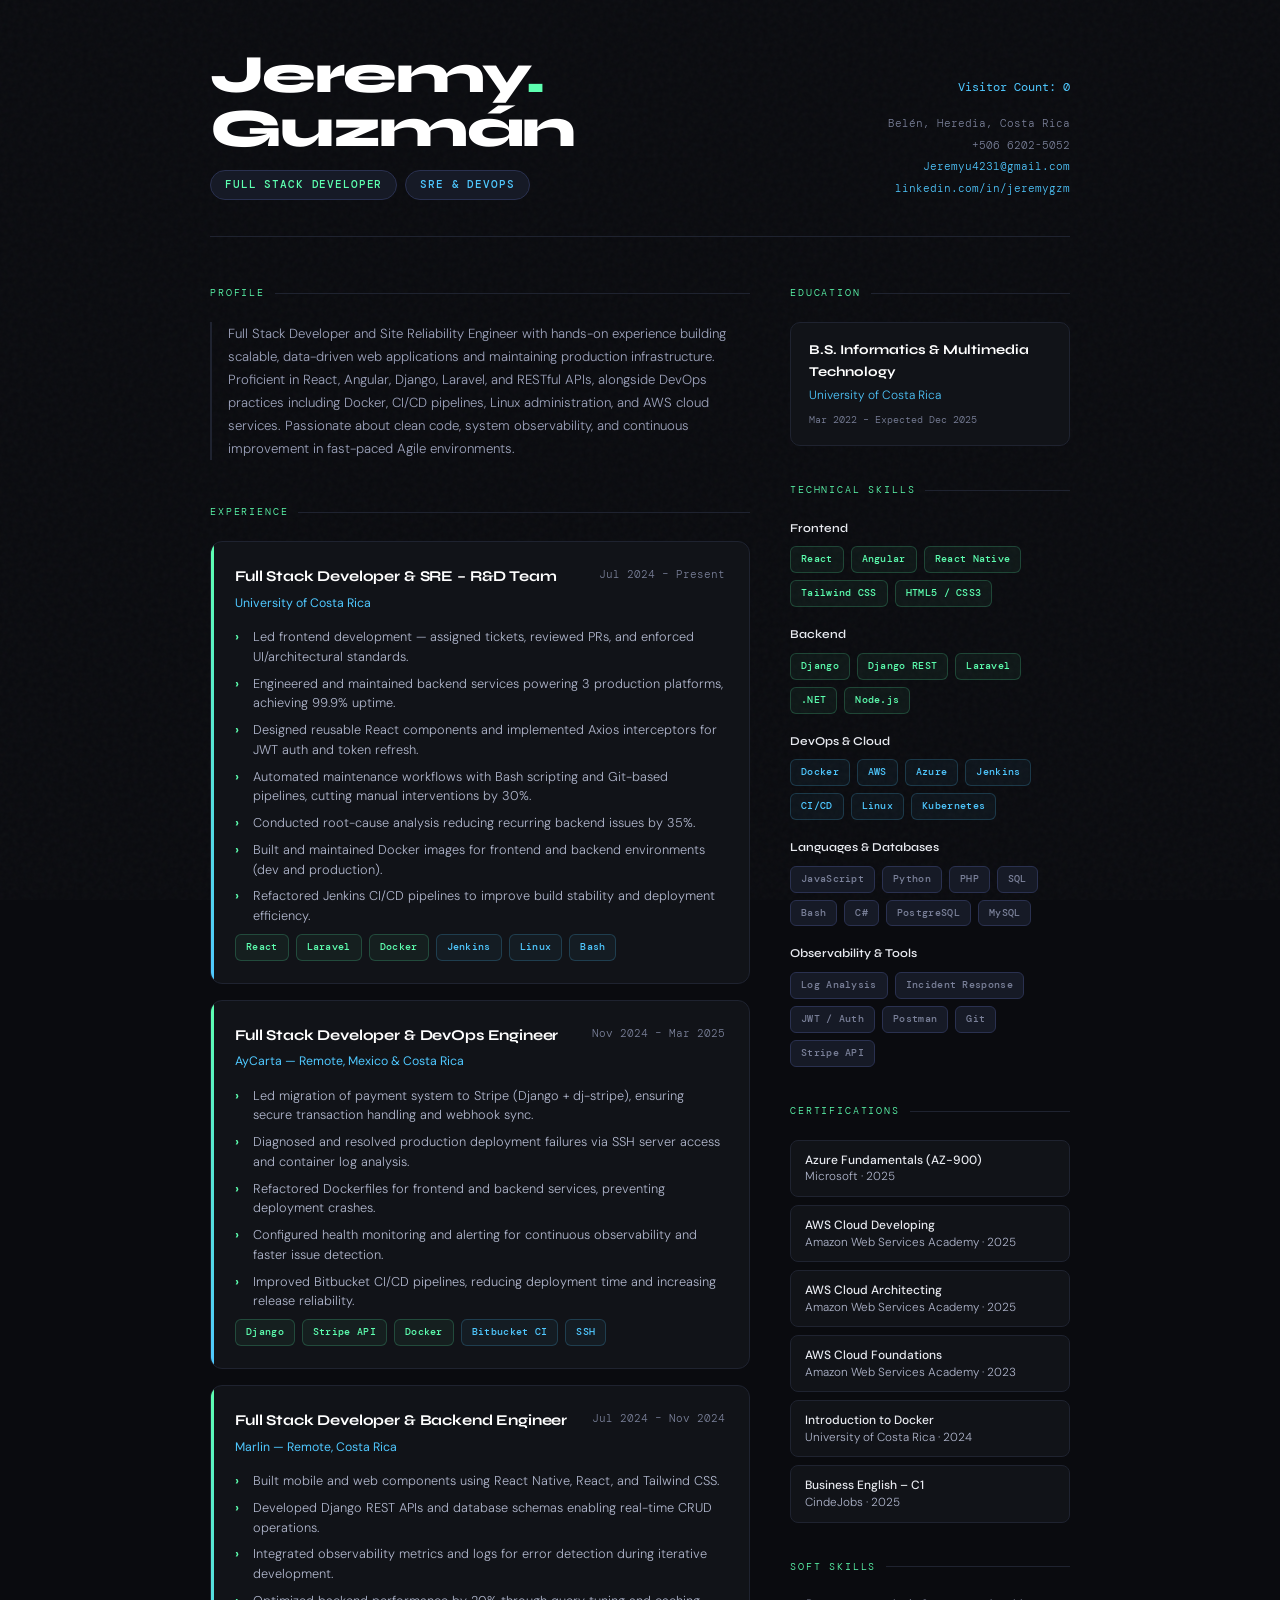
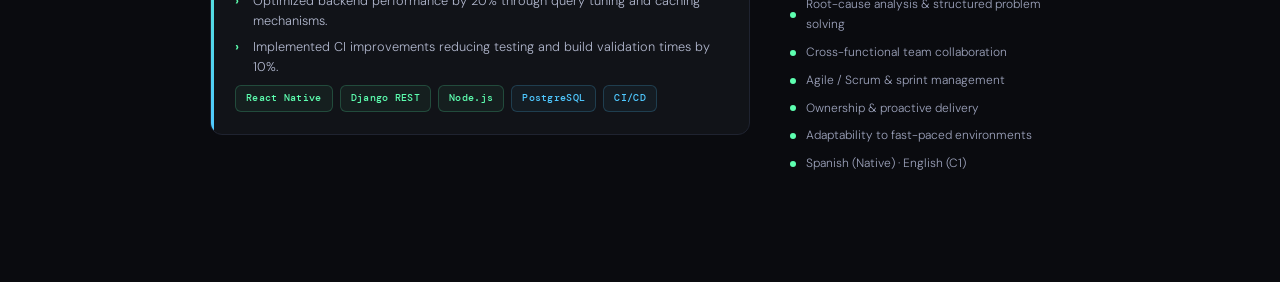
<file: index.html>
<!DOCTYPE html>
<html lang="en">
<head>
<meta charset="UTF-8" />
<meta name="viewport" content="width=device-width, initial-scale=1.0"/>
<title>Jeremy Andrés Guzmán Vargas – Resume</title>
<link href="https://fonts.googleapis.com/css2?family=Syne:wght@400;600;700;800&family=DM+Mono:wght@300;400;500&family=DM+Sans:wght@300;400;500&display=swap" rel="stylesheet"/>
<link rel="stylesheet" href="styles.css" />
</head>
<body>
<div class="page">

  <!-- HEADER -->
  <header>
    <div>
      <div class="name">Jeremy<span>.</span><br/>Guzmán</div>
      <div class="title-pill">
        <span class="pill">Full Stack Developer</span>
        <span class="pill blue">SRE &amp; DevOps</span>
      </div>
    </div>
    <div class="contact">
      <div class="exp-company">Visitor Count: <span id="counter">0</span></div>
      <div>Belén, Heredia, Costa Rica</div>
      <div>+506 6202-5052</div>
      <div><a href="mailto:Jeremyu4231@gmail.com">Jeremyu4231@gmail.com</a></div>
      <div><a href="https://linkedin.com/in/jeremygzm" target="_blank">linkedin.com/in/jeremygzm</a></div>
    </div>
  </header>

  <!-- MAIN LAYOUT -->
  <div class="layout">

    <!-- LEFT: MAIN CONTENT -->
    <main>

      <!-- PROFILE -->
      <section>
        <div class="section-label">Profile</div>
        <p class="profile-text">
          Full Stack Developer and Site Reliability Engineer with hands-on experience building scalable, data-driven web applications and maintaining production infrastructure. Proficient in React, Angular, Django, Laravel, and RESTful APIs, alongside DevOps practices including Docker, CI/CD pipelines, Linux administration, and AWS cloud services. Passionate about clean code, system observability, and continuous improvement in fast-paced Agile environments.
        </p>
      </section>

      <!-- EXPERIENCE -->
      <section>
        <div class="section-label">Experience</div>

        <div class="exp-card">
          <div class="exp-header">
            <div class="exp-role">Full Stack Developer &amp; SRE – R&amp;D Team</div>
            <div class="exp-date">Jul 2024 – Present</div>
          </div>
          <div class="exp-company">University of Costa Rica</div>
          <ul class="exp-bullets">
            <li>Led frontend development — assigned tickets, reviewed PRs, and enforced UI/architectural standards.</li>
            <li>Engineered and maintained backend services powering 3 production platforms, achieving 99.9% uptime.</li>
            <li>Designed reusable React components and implemented Axios interceptors for JWT auth and token refresh.</li>
            <li>Automated maintenance workflows with Bash scripting and Git-based pipelines, cutting manual interventions by 30%.</li>
            <li>Conducted root-cause analysis reducing recurring backend issues by 35%.</li>
            <li>Built and maintained Docker images for frontend and backend environments (dev and production).</li>
            <li>Refactored Jenkins CI/CD pipelines to improve build stability and deployment efficiency.</li>
          </ul>
          <div class="tag-group">
            <span class="tag green">React</span><span class="tag green">Laravel</span><span class="tag green">Docker</span>
            <span class="tag blue">Jenkins</span><span class="tag blue">Linux</span><span class="tag blue">Bash</span>
          </div>
        </div>

        <div class="exp-card">
          <div class="exp-header">
            <div class="exp-role">Full Stack Developer &amp; DevOps Engineer</div>
            <div class="exp-date">Nov 2024 – Mar 2025</div>
          </div>
          <div class="exp-company">AyCarta — Remote, Mexico &amp; Costa Rica</div>
          <ul class="exp-bullets">
            <li>Led migration of payment system to Stripe (Django + dj-stripe), ensuring secure transaction handling and webhook sync.</li>
            <li>Diagnosed and resolved production deployment failures via SSH server access and container log analysis.</li>
            <li>Refactored Dockerfiles for frontend and backend services, preventing deployment crashes.</li>
            <li>Configured health monitoring and alerting for continuous observability and faster issue detection.</li>
            <li>Improved Bitbucket CI/CD pipelines, reducing deployment time and increasing release reliability.</li>
          </ul>
          <div class="tag-group">
            <span class="tag green">Django</span><span class="tag green">Stripe API</span><span class="tag green">Docker</span>
            <span class="tag blue">Bitbucket CI</span><span class="tag blue">SSH</span>
          </div>
        </div>

        <div class="exp-card">
          <div class="exp-header">
            <div class="exp-role">Full Stack Developer &amp; Backend Engineer</div>
            <div class="exp-date">Jul 2024 – Nov 2024</div>
          </div>
          <div class="exp-company">Marlin — Remote, Costa Rica</div>
          <ul class="exp-bullets">
            <li>Built mobile and web components using React Native, React, and Tailwind CSS.</li>
            <li>Developed Django REST APIs and database schemas enabling real-time CRUD operations.</li>
            <li>Integrated observability metrics and logs for error detection during iterative development.</li>
            <li>Optimized backend performance by 20% through query tuning and caching mechanisms.</li>
            <li>Implemented CI improvements reducing testing and build validation times by 10%.</li>
          </ul>
          <div class="tag-group">
            <span class="tag green">React Native</span><span class="tag green">Django REST</span><span class="tag green">Node.js</span>
            <span class="tag blue">PostgreSQL</span><span class="tag blue">CI/CD</span>
          </div>
        </div>
      </section>

    </main>

    <!-- RIGHT: SIDEBAR -->
    <aside class="sidebar">

      <!-- EDUCATION -->
      <section>
        <div class="section-label">Education</div>
        <div class="edu-card">
          <div class="edu-degree">B.S. Informatics &amp; Multimedia Technology</div>
          <div class="edu-school">University of Costa Rica</div>
          <div class="edu-date">Mar 2022 – Expected Dec 2025</div>
        </div>
      </section>

      <!-- TECHNICAL SKILLS -->
      <section>
        <div class="section-label">Technical Skills</div>

        <div class="skill-block">
          <div class="skill-category">Frontend</div>
          <div class="tag-group">
            <span class="tag green">React</span><span class="tag green">Angular</span>
            <span class="tag green">React Native</span><span class="tag green">Tailwind CSS</span>
            <span class="tag green">HTML5 / CSS3</span>
          </div>
        </div>

        <div class="skill-block">
          <div class="skill-category">Backend</div>
          <div class="tag-group">
            <span class="tag green">Django</span><span class="tag green">Django REST</span>
            <span class="tag green">Laravel</span><span class="tag green">.NET</span>
            <span class="tag green">Node.js</span>
          </div>
        </div>

        <div class="skill-block">
          <div class="skill-category">DevOps &amp; Cloud</div>
          <div class="tag-group">
            <span class="tag blue">Docker</span><span class="tag blue">AWS</span>
            <span class="tag blue">Azure</span><span class="tag blue">Jenkins</span>
            <span class="tag blue">CI/CD</span><span class="tag blue">Linux</span>
            <span class="tag blue">Kubernetes</span>
          </div>
        </div>

        <div class="skill-block">
          <div class="skill-category">Languages &amp; Databases</div>
          <div class="tag-group">
            <span class="tag">JavaScript</span><span class="tag">Python</span>
            <span class="tag">PHP</span><span class="tag">SQL</span>
            <span class="tag">Bash</span><span class="tag">C#</span>
            <span class="tag">PostgreSQL</span><span class="tag">MySQL</span>
          </div>
        </div>

        <div class="skill-block">
          <div class="skill-category">Observability &amp; Tools</div>
          <div class="tag-group">
            <span class="tag">Log Analysis</span><span class="tag">Incident Response</span>
            <span class="tag">JWT / Auth</span><span class="tag">Postman</span>
            <span class="tag">Git</span><span class="tag">Stripe API</span>
          </div>
        </div>
      </section>

      <!-- CERTIFICATIONS -->
      <section>
        <div class="section-label">Certifications</div>

        <div class="cert-item">
          <strong>Azure Fundamentals (AZ-900)</strong>
          Microsoft · 2025
        </div>
        <div class="cert-item">
          <strong>AWS Cloud Developing</strong>
          Amazon Web Services Academy · 2025
        </div>
        <div class="cert-item">
          <strong>AWS Cloud Architecting</strong>
          Amazon Web Services Academy · 2025
        </div>
        <div class="cert-item">
          <strong>AWS Cloud Foundations</strong>
          Amazon Web Services Academy · 2023
        </div>
        <div class="cert-item">
          <strong>Introduction to Docker</strong>
          University of Costa Rica · 2024
        </div>
        <div class="cert-item">
          <strong>Business English – C1</strong>
          CindeJobs · 2025
        </div>
      </section>

      <!-- SOFT SKILLS -->
      <section>
        <div class="section-label">Soft Skills</div>
        <div class="soft-list">
          <div class="soft-item"><span class="soft-dot"></span>Root-cause analysis &amp; structured problem solving</div>
          <div class="soft-item"><span class="soft-dot"></span>Cross-functional team collaboration</div>
          <div class="soft-item"><span class="soft-dot"></span>Agile / Scrum &amp; sprint management</div>
          <div class="soft-item"><span class="soft-dot"></span>Ownership &amp; proactive delivery</div>
          <div class="soft-item"><span class="soft-dot"></span>Adaptability to fast-paced environments</div>
          <div class="soft-item"><span class="soft-dot"></span>Spanish (Native) · English (C1)</div>
        </div>
      </section>

    </aside>
  </div>
</div>
<script src="script.js"></script>
</body>
</html>
</file>
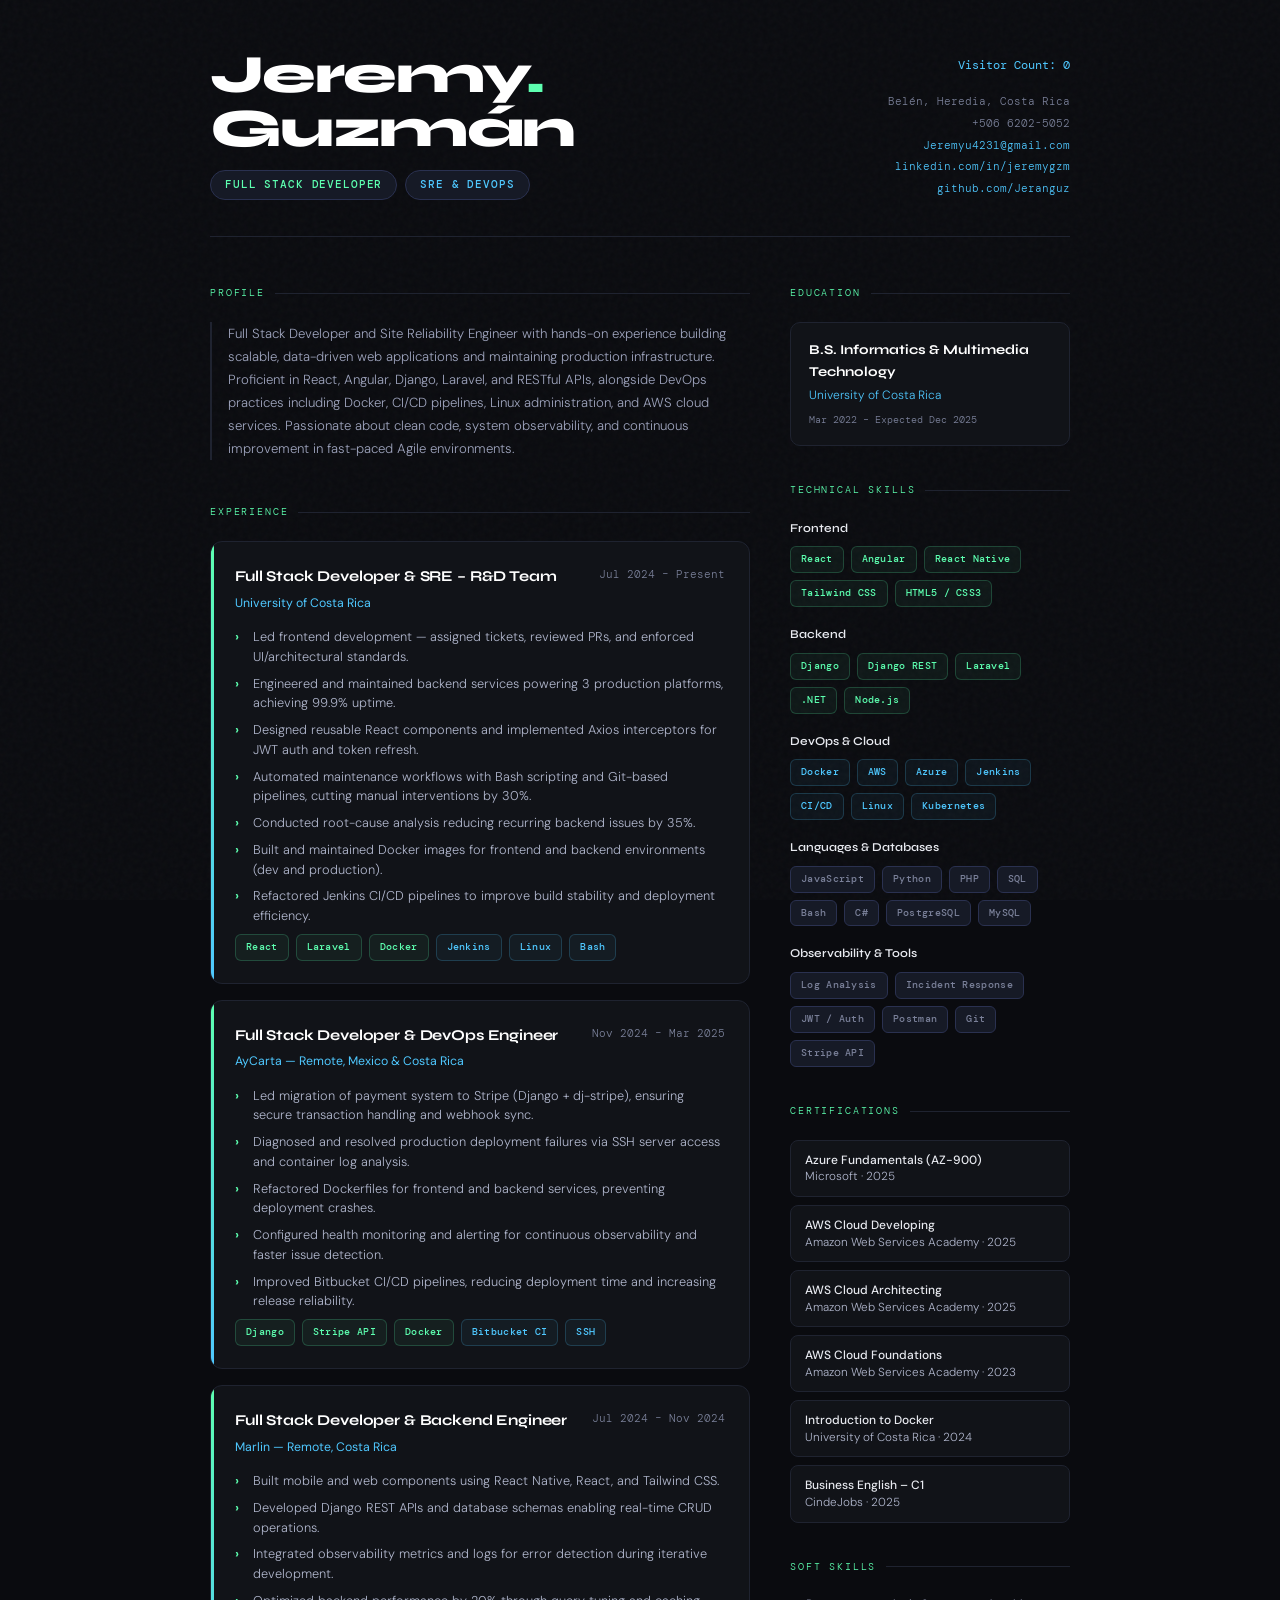
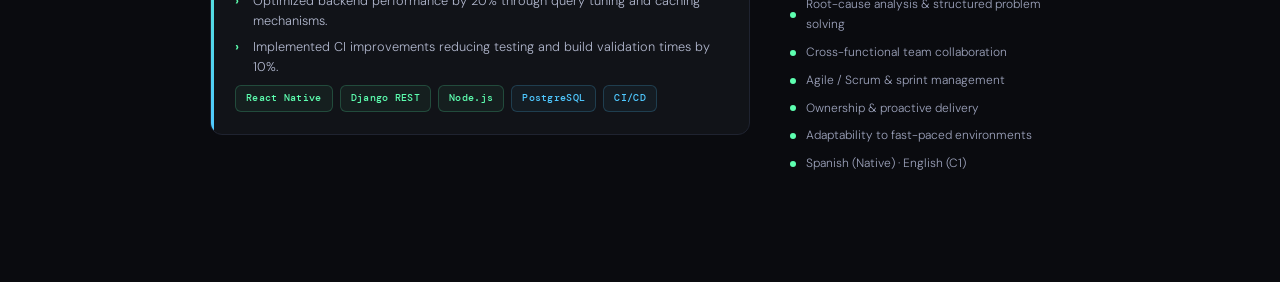
<file: src/index.html>
<!DOCTYPE html>
<html lang="en">
<head>
<meta charset="UTF-8" />
<meta name="viewport" content="width=device-width, initial-scale=1.0"/>
<title>Jeremy Andrés Guzmán Vargas – Resume</title>
<link href="https://fonts.googleapis.com/css2?family=Syne:wght@400;600;700;800&family=DM+Mono:wght@300;400;500&family=DM+Sans:wght@300;400;500&display=swap" rel="stylesheet"/>
<link rel="stylesheet" href="styles.css" />
</head>
<body>
<div class="page">

  <!-- HEADER -->
  <header>
    <div>
      <div class="name">Jeremy<span>.</span><br/>Guzmán</div>
      <div class="title-pill">
        <span class="pill">Full Stack Developer</span>
        <span class="pill blue">SRE &amp; DevOps</span>
      </div>
    </div>
    <div class="contact">
      <div class="exp-company">Visitor Count: <span id="counter">0</span></div>
      <div>Belén, Heredia, Costa Rica</div>
      <div>+506 6202-5052</div>
      <div><a href="mailto:Jeremyu4231@gmail.com">Jeremyu4231@gmail.com</a></div>
      <div><a href="https://linkedin.com/in/jeremygzm" target="_blank">linkedin.com/in/jeremygzm</a></div>
      <div><a href="https://github.com/Jeranguz" target="_blank">github.com/Jeranguz</a></div>
    </div>
  </header>

  <!-- MAIN LAYOUT -->
  <div class="layout">

    <!-- LEFT: MAIN CONTENT -->
    <main>

      <!-- PROFILE -->
      <section>
        <div class="section-label">Profile</div>
        <p class="profile-text">
          Full Stack Developer and Site Reliability Engineer with hands-on experience building scalable, data-driven web applications and maintaining production infrastructure. Proficient in React, Angular, Django, Laravel, and RESTful APIs, alongside DevOps practices including Docker, CI/CD pipelines, Linux administration, and AWS cloud services. Passionate about clean code, system observability, and continuous improvement in fast-paced Agile environments.
        </p>
      </section>

      <!-- EXPERIENCE -->
      <section>
        <div class="section-label">Experience</div>

        <div class="exp-card">
          <div class="exp-header">
            <div class="exp-role">Full Stack Developer &amp; SRE – R&amp;D Team</div>
            <div class="exp-date">Jul 2024 – Present</div>
          </div>
          <div class="exp-company">University of Costa Rica</div>
          <ul class="exp-bullets">
            <li>Led frontend development — assigned tickets, reviewed PRs, and enforced UI/architectural standards.</li>
            <li>Engineered and maintained backend services powering 3 production platforms, achieving 99.9% uptime.</li>
            <li>Designed reusable React components and implemented Axios interceptors for JWT auth and token refresh.</li>
            <li>Automated maintenance workflows with Bash scripting and Git-based pipelines, cutting manual interventions by 30%.</li>
            <li>Conducted root-cause analysis reducing recurring backend issues by 35%.</li>
            <li>Built and maintained Docker images for frontend and backend environments (dev and production).</li>
            <li>Refactored Jenkins CI/CD pipelines to improve build stability and deployment efficiency.</li>
          </ul>
          <div class="tag-group">
            <span class="tag green">React</span><span class="tag green">Laravel</span><span class="tag green">Docker</span>
            <span class="tag blue">Jenkins</span><span class="tag blue">Linux</span><span class="tag blue">Bash</span>
          </div>
        </div>

        <div class="exp-card">
          <div class="exp-header">
            <div class="exp-role">Full Stack Developer &amp; DevOps Engineer</div>
            <div class="exp-date">Nov 2024 – Mar 2025</div>
          </div>
          <div class="exp-company">AyCarta — Remote, Mexico &amp; Costa Rica</div>
          <ul class="exp-bullets">
            <li>Led migration of payment system to Stripe (Django + dj-stripe), ensuring secure transaction handling and webhook sync.</li>
            <li>Diagnosed and resolved production deployment failures via SSH server access and container log analysis.</li>
            <li>Refactored Dockerfiles for frontend and backend services, preventing deployment crashes.</li>
            <li>Configured health monitoring and alerting for continuous observability and faster issue detection.</li>
            <li>Improved Bitbucket CI/CD pipelines, reducing deployment time and increasing release reliability.</li>
          </ul>
          <div class="tag-group">
            <span class="tag green">Django</span><span class="tag green">Stripe API</span><span class="tag green">Docker</span>
            <span class="tag blue">Bitbucket CI</span><span class="tag blue">SSH</span>
          </div>
        </div>

        <div class="exp-card">
          <div class="exp-header">
            <div class="exp-role">Full Stack Developer &amp; Backend Engineer</div>
            <div class="exp-date">Jul 2024 – Nov 2024</div>
          </div>
          <div class="exp-company">Marlin — Remote, Costa Rica</div>
          <ul class="exp-bullets">
            <li>Built mobile and web components using React Native, React, and Tailwind CSS.</li>
            <li>Developed Django REST APIs and database schemas enabling real-time CRUD operations.</li>
            <li>Integrated observability metrics and logs for error detection during iterative development.</li>
            <li>Optimized backend performance by 20% through query tuning and caching mechanisms.</li>
            <li>Implemented CI improvements reducing testing and build validation times by 10%.</li>
          </ul>
          <div class="tag-group">
            <span class="tag green">React Native</span><span class="tag green">Django REST</span><span class="tag green">Node.js</span>
            <span class="tag blue">PostgreSQL</span><span class="tag blue">CI/CD</span>
          </div>
        </div>
      </section>

    </main>

    <!-- RIGHT: SIDEBAR -->
    <aside class="sidebar">

      <!-- EDUCATION -->
      <section>
        <div class="section-label">Education</div>
        <div class="edu-card">
          <div class="edu-degree">B.S. Informatics &amp; Multimedia Technology</div>
          <div class="edu-school">University of Costa Rica</div>
          <div class="edu-date">Mar 2022 – Expected Dec 2025</div>
        </div>
      </section>

      <!-- TECHNICAL SKILLS -->
      <section>
        <div class="section-label">Technical Skills</div>

        <div class="skill-block">
          <div class="skill-category">Frontend</div>
          <div class="tag-group">
            <span class="tag green">React</span><span class="tag green">Angular</span>
            <span class="tag green">React Native</span><span class="tag green">Tailwind CSS</span>
            <span class="tag green">HTML5 / CSS3</span>
          </div>
        </div>

        <div class="skill-block">
          <div class="skill-category">Backend</div>
          <div class="tag-group">
            <span class="tag green">Django</span><span class="tag green">Django REST</span>
            <span class="tag green">Laravel</span><span class="tag green">.NET</span>
            <span class="tag green">Node.js</span>
          </div>
        </div>

        <div class="skill-block">
          <div class="skill-category">DevOps &amp; Cloud</div>
          <div class="tag-group">
            <span class="tag blue">Docker</span><span class="tag blue">AWS</span>
            <span class="tag blue">Azure</span><span class="tag blue">Jenkins</span>
            <span class="tag blue">CI/CD</span><span class="tag blue">Linux</span>
            <span class="tag blue">Kubernetes</span>
          </div>
        </div>

        <div class="skill-block">
          <div class="skill-category">Languages &amp; Databases</div>
          <div class="tag-group">
            <span class="tag">JavaScript</span><span class="tag">Python</span>
            <span class="tag">PHP</span><span class="tag">SQL</span>
            <span class="tag">Bash</span><span class="tag">C#</span>
            <span class="tag">PostgreSQL</span><span class="tag">MySQL</span>
          </div>
        </div>

        <div class="skill-block">
          <div class="skill-category">Observability &amp; Tools</div>
          <div class="tag-group">
            <span class="tag">Log Analysis</span><span class="tag">Incident Response</span>
            <span class="tag">JWT / Auth</span><span class="tag">Postman</span>
            <span class="tag">Git</span><span class="tag">Stripe API</span>
          </div>
        </div>
      </section>

      <!-- CERTIFICATIONS -->
      <section>
        <div class="section-label">Certifications</div>

        <div class="cert-item">
          <strong>Azure Fundamentals (AZ-900)</strong>
          Microsoft · 2025
        </div>
        <div class="cert-item">
          <strong>AWS Cloud Developing</strong>
          Amazon Web Services Academy · 2025
        </div>
        <div class="cert-item">
          <strong>AWS Cloud Architecting</strong>
          Amazon Web Services Academy · 2025
        </div>
        <div class="cert-item">
          <strong>AWS Cloud Foundations</strong>
          Amazon Web Services Academy · 2023
        </div>
        <div class="cert-item">
          <strong>Introduction to Docker</strong>
          University of Costa Rica · 2024
        </div>
        <div class="cert-item">
          <strong>Business English – C1</strong>
          CindeJobs · 2025
        </div>
      </section>

      <!-- SOFT SKILLS -->
      <section>
        <div class="section-label">Soft Skills</div>
        <div class="soft-list">
          <div class="soft-item"><span class="soft-dot"></span>Root-cause analysis &amp; structured problem solving</div>
          <div class="soft-item"><span class="soft-dot"></span>Cross-functional team collaboration</div>
          <div class="soft-item"><span class="soft-dot"></span>Agile / Scrum &amp; sprint management</div>
          <div class="soft-item"><span class="soft-dot"></span>Ownership &amp; proactive delivery</div>
          <div class="soft-item"><span class="soft-dot"></span>Adaptability to fast-paced environments</div>
          <div class="soft-item"><span class="soft-dot"></span>Spanish (Native) · English (C1)</div>
        </div>
      </section>

    </aside>
  </div>
</div>
<script src="script.js"></script>
</body>
</html>
</file>
<file: styles.css>
:root {
    --bg: #0a0b0f;
    --surface: #111318;
    --surface2: #181b22;
    --border: #1f2330;
    --accent: #5dffb0;
    --accent2: #4fc8ff;
    --text: #e8eaf0;
    --muted: #7a8099;
    --tag-bg: #161a26;
    --tag-border: #2a3150;
}

*,
*::before,
*::after {
    box-sizing: border-box;
    margin: 0;
    padding: 0;
}

html {
    font-size: 15px;
}

body {
    background: var(--bg);
    color: var(--text);
    font-family: 'DM Sans', sans-serif;
    font-weight: 300;
    line-height: 1.65;
    min-height: 100vh;
    padding: 48px 24px 72px;
}

/* ── NOISE OVERLAY ── */
body::before {
    content: '';
    position: fixed;
    inset: 0;
    background-image: url("data:image/svg+xml,%3Csvg viewBox='0 0 200 200' xmlns='http://www.w3.org/2000/svg'%3E%3Cfilter id='n'%3E%3CfeTurbulence type='fractalNoise' baseFrequency='0.9' numOctaves='4' stitchTiles='stitch'/%3E%3C/filter%3E%3Crect width='100%25' height='100%25' filter='url(%23n)' opacity='0.03'/%3E%3C/svg%3E");
    pointer-events: none;
    z-index: 0;
}

.page {
    position: relative;
    z-index: 1;
    max-width: 860px;
    margin: 0 auto;
}

/* ── HEADER ── */
header {
    border-bottom: 1px solid var(--border);
    padding-bottom: 36px;
    margin-bottom: 48px;
    display: grid;
    grid-template-columns: 1fr auto;
    gap: 24px;
    align-items: end;
}

.name {
    font-family: 'Syne', sans-serif;
    font-weight: 800;
    font-size: clamp(2.4rem, 6vw, 3.6rem);
    letter-spacing: -0.03em;
    line-height: 1;
    color: #fff;
}

.name span {
    color: var(--accent);
}

.title-pill {
    display: inline-flex;
    gap: 8px;
    margin-top: 14px;
    flex-wrap: wrap;
}

.pill {
    font-family: 'DM Mono', monospace;
    font-size: 0.72rem;
    font-weight: 500;
    letter-spacing: 0.08em;
    text-transform: uppercase;
    padding: 5px 14px;
    border-radius: 100px;
    border: 1px solid var(--tag-border);
    color: var(--accent);
    background: var(--tag-bg);
}

.pill.blue {
    color: var(--accent2);
}

.contact {
    text-align: right;
    font-family: 'DM Mono', monospace;
    font-size: 0.76rem;
    color: var(--muted);
    line-height: 1.9;
}

.contact a {
    color: var(--accent2);
    text-decoration: none;
}

.contact a:hover {
    text-decoration: underline;
}

/* ── LAYOUT ── */
.layout {
    display: grid;
    grid-template-columns: 1fr 280px;
    gap: 40px;
    align-items: start;
}

/* ── SECTION ── */
section {
    margin-bottom: 44px;
}

.section-label {
    font-family: 'DM Mono', monospace;
    font-size: 0.68rem;
    letter-spacing: 0.18em;
    text-transform: uppercase;
    color: var(--accent);
    margin-bottom: 20px;
    display: flex;
    align-items: center;
    gap: 10px;
}

.section-label::after {
    content: '';
    flex: 1;
    height: 1px;
    background: var(--border);
}

/* ── EXPERIENCE CARD ── */
.exp-card {
    background: var(--surface);
    border: 1px solid var(--border);
    border-radius: 12px;
    padding: 22px 24px;
    margin-bottom: 16px;
    position: relative;
    overflow: hidden;
    transition: border-color 0.2s;
}

.exp-card::before {
    content: '';
    position: absolute;
    top: 0;
    left: 0;
    width: 3px;
    height: 100%;
    background: linear-gradient(180deg, var(--accent), var(--accent2));
    border-radius: 4px 0 0 4px;
}

.exp-card:hover {
    border-color: #2e3550;
}

.exp-header {
    display: flex;
    justify-content: space-between;
    align-items: flex-start;
    gap: 12px;
    flex-wrap: wrap;
    margin-bottom: 4px;
}

.exp-role {
    font-family: 'Syne', sans-serif;
    font-weight: 700;
    font-size: 1rem;
    color: #fff;
    letter-spacing: -0.01em;
}

.exp-date {
    font-family: 'DM Mono', monospace;
    font-size: 0.7rem;
    color: var(--muted);
    white-space: nowrap;
    padding-top: 2px;
}

.exp-company {
    font-size: 0.82rem;
    color: var(--accent2);
    margin-bottom: 14px;
    font-weight: 400;
}

.exp-bullets {
    list-style: none;
    display: flex;
    flex-direction: column;
    gap: 7px;
}

.exp-bullets li {
    font-size: 0.85rem;
    color: #b0b6cc;
    padding-left: 18px;
    position: relative;
    line-height: 1.55;
}

.exp-bullets li::before {
    content: '›';
    position: absolute;
    left: 0;
    color: var(--accent);
    font-weight: 700;
}

/* ── TAGS ── */
.tag-group {
    display: flex;
    flex-wrap: wrap;
    gap: 7px;
    margin-top: 8px;
}

.tag {
    font-family: 'DM Mono', monospace;
    font-size: 0.68rem;
    font-weight: 500;
    padding: 4px 10px;
    border-radius: 6px;
    border: 1px solid var(--tag-border);
    background: var(--tag-bg);
    color: var(--muted);
    letter-spacing: 0.03em;
}

.tag.green {
    color: var(--accent);
    border-color: rgba(93, 255, 176, 0.2);
    background: rgba(93, 255, 176, 0.05);
}

.tag.blue {
    color: var(--accent2);
    border-color: rgba(79, 200, 255, 0.2);
    background: rgba(79, 200, 255, 0.05);
}

/* ── SIDEBAR ── */
.sidebar section {
    margin-bottom: 36px;
}

.skill-block {
    margin-bottom: 18px;
}

.skill-category {
    font-family: 'Syne', sans-serif;
    font-weight: 600;
    font-size: 0.8rem;
    color: var(--text);
    margin-bottom: 8px;
}

/* ── CERT ITEM ── */
.cert-item {
    background: var(--surface);
    border: 1px solid var(--border);
    border-radius: 8px;
    padding: 11px 14px;
    margin-bottom: 8px;
    font-size: 0.78rem;
    color: #b0b6cc;
    line-height: 1.4;
}

.cert-item strong {
    display: block;
    color: var(--text);
    font-weight: 500;
    font-size: 0.8rem;
}

/* ── PROFILE BLOCK ── */
.profile-text {
    font-size: 0.88rem;
    color: #9da3bc;
    line-height: 1.75;
    border-left: 2px solid var(--border);
    padding-left: 16px;
}

/* ── EDU CARD ── */
.edu-card {
    background: var(--surface);
    border: 1px solid var(--border);
    border-radius: 10px;
    padding: 16px 18px;
}

.edu-degree {
    font-family: 'Syne', sans-serif;
    font-weight: 700;
    font-size: 0.9rem;
    color: #fff;
}

.edu-school {
    font-size: 0.8rem;
    color: var(--accent2);
    margin: 3px 0 6px;
}

.edu-date {
    font-family: 'DM Mono', monospace;
    font-size: 0.68rem;
    color: var(--muted);
}

/* ── SOFT SKILLS ── */
.soft-list {
    display: flex;
    flex-direction: column;
    gap: 8px;
}

.soft-item {
    display: flex;
    align-items: center;
    gap: 10px;
    font-size: 0.8rem;
    color: #9da3bc;
}

.soft-dot {
    width: 6px;
    height: 6px;
    border-radius: 50%;
    background: var(--accent);
    flex-shrink: 0;
}

/* ── PRINT ── */
@media print {
    body {
        background: #fff;
        padding: 0;
    }

    body::before {
        display: none;
    }

    .page {
        max-width: 100%;
    }

    .exp-card,
    .cert-item,
    .edu-card {
        break-inside: avoid;
    }
}

@media (max-width: 700px) {
    .layout {
        grid-template-columns: 1fr;
    }

    header {
        grid-template-columns: 1fr;
    }

    .contact {
        text-align: left;
    }
}
</file>
<file: src/styles.css>
:root {
    --bg: #0a0b0f;
    --surface: #111318;
    --surface2: #181b22;
    --border: #1f2330;
    --accent: #5dffb0;
    --accent2: #4fc8ff;
    --text: #e8eaf0;
    --muted: #7a8099;
    --tag-bg: #161a26;
    --tag-border: #2a3150;
}

*,
*::before,
*::after {
    box-sizing: border-box;
    margin: 0;
    padding: 0;
}

html {
    font-size: 15px;
}

body {
    background: var(--bg);
    color: var(--text);
    font-family: 'DM Sans', sans-serif;
    font-weight: 300;
    line-height: 1.65;
    min-height: 100vh;
    padding: 48px 24px 72px;
}

/* ── NOISE OVERLAY ── */
body::before {
    content: '';
    position: fixed;
    inset: 0;
    background-image: url("data:image/svg+xml,%3Csvg viewBox='0 0 200 200' xmlns='http://www.w3.org/2000/svg'%3E%3Cfilter id='n'%3E%3CfeTurbulence type='fractalNoise' baseFrequency='0.9' numOctaves='4' stitchTiles='stitch'/%3E%3C/filter%3E%3Crect width='100%25' height='100%25' filter='url(%23n)' opacity='0.03'/%3E%3C/svg%3E");
    pointer-events: none;
    z-index: 0;
}

.page {
    position: relative;
    z-index: 1;
    max-width: 860px;
    margin: 0 auto;
}

/* ── HEADER ── */
header {
    border-bottom: 1px solid var(--border);
    padding-bottom: 36px;
    margin-bottom: 48px;
    display: grid;
    grid-template-columns: 1fr auto;
    gap: 24px;
    align-items: end;
}

.name {
    font-family: 'Syne', sans-serif;
    font-weight: 800;
    font-size: clamp(2.4rem, 6vw, 3.6rem);
    letter-spacing: -0.03em;
    line-height: 1;
    color: #fff;
}

.name span {
    color: var(--accent);
}

.title-pill {
    display: inline-flex;
    gap: 8px;
    margin-top: 14px;
    flex-wrap: wrap;
}

.pill {
    font-family: 'DM Mono', monospace;
    font-size: 0.72rem;
    font-weight: 500;
    letter-spacing: 0.08em;
    text-transform: uppercase;
    padding: 5px 14px;
    border-radius: 100px;
    border: 1px solid var(--tag-border);
    color: var(--accent);
    background: var(--tag-bg);
}

.pill.blue {
    color: var(--accent2);
}

.contact {
    text-align: right;
    font-family: 'DM Mono', monospace;
    font-size: 0.76rem;
    color: var(--muted);
    line-height: 1.9;
}

.contact a {
    color: var(--accent2);
    text-decoration: none;
}

.contact a:hover {
    text-decoration: underline;
}

/* ── LAYOUT ── */
.layout {
    display: grid;
    grid-template-columns: 1fr 280px;
    gap: 40px;
    align-items: start;
}

/* ── SECTION ── */
section {
    margin-bottom: 44px;
}

.section-label {
    font-family: 'DM Mono', monospace;
    font-size: 0.68rem;
    letter-spacing: 0.18em;
    text-transform: uppercase;
    color: var(--accent);
    margin-bottom: 20px;
    display: flex;
    align-items: center;
    gap: 10px;
}

.section-label::after {
    content: '';
    flex: 1;
    height: 1px;
    background: var(--border);
}

/* ── EXPERIENCE CARD ── */
.exp-card {
    background: var(--surface);
    border: 1px solid var(--border);
    border-radius: 12px;
    padding: 22px 24px;
    margin-bottom: 16px;
    position: relative;
    overflow: hidden;
    transition: border-color 0.2s;
}

.exp-card::before {
    content: '';
    position: absolute;
    top: 0;
    left: 0;
    width: 3px;
    height: 100%;
    background: linear-gradient(180deg, var(--accent), var(--accent2));
    border-radius: 4px 0 0 4px;
}

.exp-card:hover {
    border-color: #2e3550;
}

.exp-header {
    display: flex;
    justify-content: space-between;
    align-items: flex-start;
    gap: 12px;
    flex-wrap: wrap;
    margin-bottom: 4px;
}

.exp-role {
    font-family: 'Syne', sans-serif;
    font-weight: 700;
    font-size: 1rem;
    color: #fff;
    letter-spacing: -0.01em;
}

.exp-date {
    font-family: 'DM Mono', monospace;
    font-size: 0.7rem;
    color: var(--muted);
    white-space: nowrap;
    padding-top: 2px;
}

.exp-company {
    font-size: 0.82rem;
    color: var(--accent2);
    margin-bottom: 14px;
    font-weight: 400;
}

.exp-bullets {
    list-style: none;
    display: flex;
    flex-direction: column;
    gap: 7px;
}

.exp-bullets li {
    font-size: 0.85rem;
    color: #b0b6cc;
    padding-left: 18px;
    position: relative;
    line-height: 1.55;
}

.exp-bullets li::before {
    content: '›';
    position: absolute;
    left: 0;
    color: var(--accent);
    font-weight: 700;
}

/* ── TAGS ── */
.tag-group {
    display: flex;
    flex-wrap: wrap;
    gap: 7px;
    margin-top: 8px;
}

.tag {
    font-family: 'DM Mono', monospace;
    font-size: 0.68rem;
    font-weight: 500;
    padding: 4px 10px;
    border-radius: 6px;
    border: 1px solid var(--tag-border);
    background: var(--tag-bg);
    color: var(--muted);
    letter-spacing: 0.03em;
}

.tag.green {
    color: var(--accent);
    border-color: rgba(93, 255, 176, 0.2);
    background: rgba(93, 255, 176, 0.05);
}

.tag.blue {
    color: var(--accent2);
    border-color: rgba(79, 200, 255, 0.2);
    background: rgba(79, 200, 255, 0.05);
}

/* ── SIDEBAR ── */
.sidebar section {
    margin-bottom: 36px;
}

.skill-block {
    margin-bottom: 18px;
}

.skill-category {
    font-family: 'Syne', sans-serif;
    font-weight: 600;
    font-size: 0.8rem;
    color: var(--text);
    margin-bottom: 8px;
}

/* ── CERT ITEM ── */
.cert-item {
    background: var(--surface);
    border: 1px solid var(--border);
    border-radius: 8px;
    padding: 11px 14px;
    margin-bottom: 8px;
    font-size: 0.78rem;
    color: #b0b6cc;
    line-height: 1.4;
}

.cert-item strong {
    display: block;
    color: var(--text);
    font-weight: 500;
    font-size: 0.8rem;
}

/* ── PROFILE BLOCK ── */
.profile-text {
    font-size: 0.88rem;
    color: #9da3bc;
    line-height: 1.75;
    border-left: 2px solid var(--border);
    padding-left: 16px;
}

/* ── EDU CARD ── */
.edu-card {
    background: var(--surface);
    border: 1px solid var(--border);
    border-radius: 10px;
    padding: 16px 18px;
}

.edu-degree {
    font-family: 'Syne', sans-serif;
    font-weight: 700;
    font-size: 0.9rem;
    color: #fff;
}

.edu-school {
    font-size: 0.8rem;
    color: var(--accent2);
    margin: 3px 0 6px;
}

.edu-date {
    font-family: 'DM Mono', monospace;
    font-size: 0.68rem;
    color: var(--muted);
}

/* ── SOFT SKILLS ── */
.soft-list {
    display: flex;
    flex-direction: column;
    gap: 8px;
}

.soft-item {
    display: flex;
    align-items: center;
    gap: 10px;
    font-size: 0.8rem;
    color: #9da3bc;
}

.soft-dot {
    width: 6px;
    height: 6px;
    border-radius: 50%;
    background: var(--accent);
    flex-shrink: 0;
}

/* ── PRINT ── */
@media print {
    body {
        background: #fff;
        padding: 0;
    }

    body::before {
        display: none;
    }

    .page {
        max-width: 100%;
    }

    .exp-card,
    .cert-item,
    .edu-card {
        break-inside: avoid;
    }
}

@media (max-width: 700px) {
    .layout {
        grid-template-columns: 1fr;
    }

    header {
        grid-template-columns: 1fr;
    }

    .contact {
        text-align: left;
    }
}
</file>
